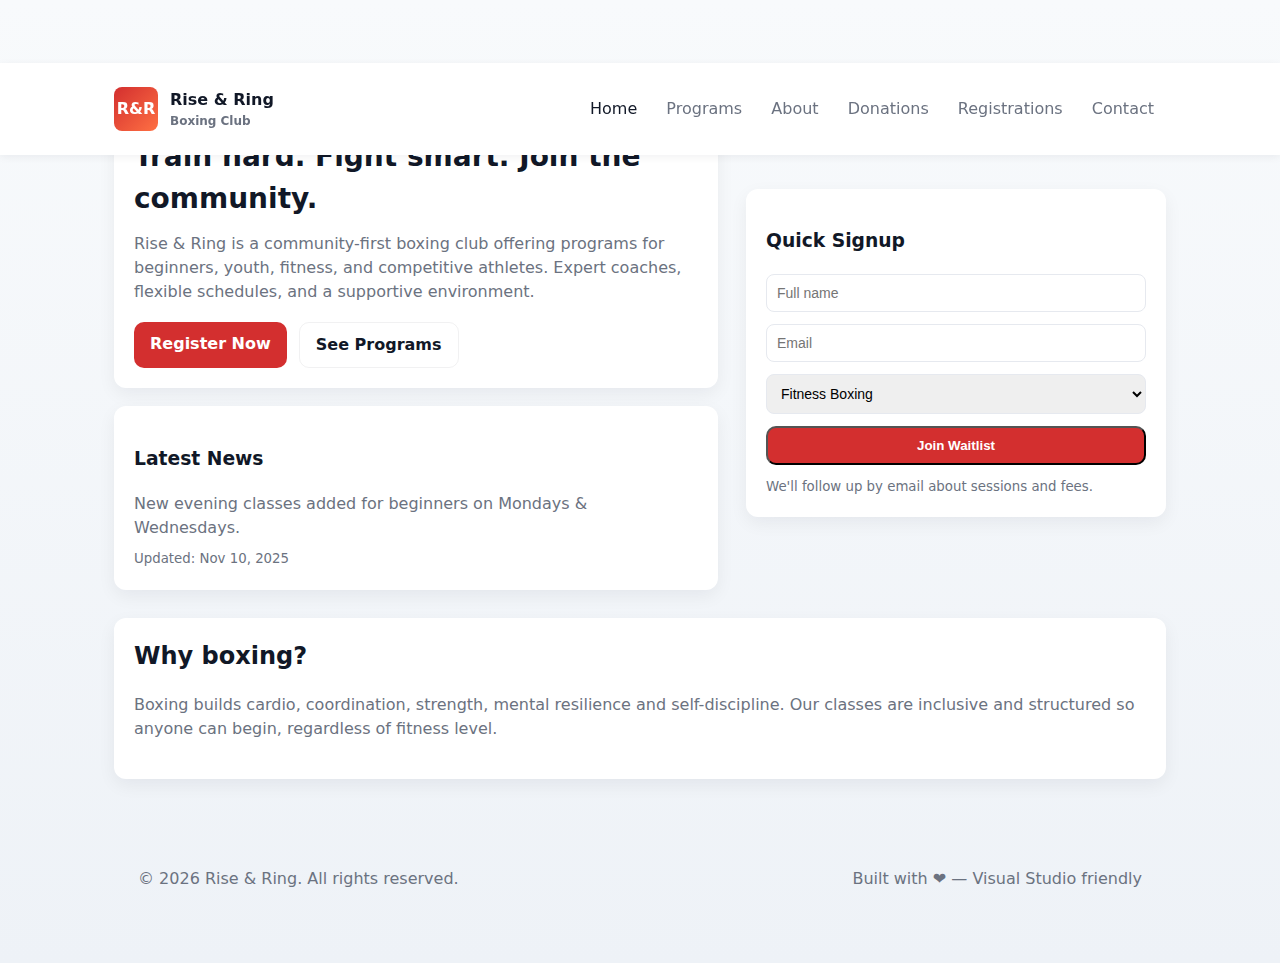
<file: index.html>
<!doctype html>

<html lang="en">
<head>
  <meta charset="utf-8" />
  <meta name="viewport" content="width=device-width,initial-scale=1" />
  <title>Rise & Ring Boxing Club</title>
  <meta name="description" content="Rise & Ring - community boxing programs, events, and registrations." />
  <!--
    Instructions:
    1) Save this file as index.html in your Visual Studio project (or any folder).
    2) Open with Visual Studio / Visual Studio Code. If using VS Code, right-click -> Open with Live Server, or open index.html in browser.
    3) To convert to multi-file site or server-side framework later (ASP.NET, Node), split sections into separate views.
  -->
  <style>
    /* Simple modern styling - feel free to customize */
    :root{--accent:#d32f2f;--dark:#111827;--muted:#6b7280;--glass:rgba(255,255,255,0.06)}
    *{box-sizing:border-box}
    body{font-family:Inter,ui-sans-serif,system-ui,Segoe UI,Roboto,'Helvetica Neue',Arial;line-height:1.5;margin:0;color:var(--dark);background:linear-gradient(180deg,#f8fafc 0%, #eef2f7 100%)}
    header{background:#fff;box-shadow:0 2px 8px rgba(15,23,42,0.06);position:sticky;top:0;z-index:50}
    .container{max-width:1100px;margin:0 auto;padding:24px}.nav{display:flex;gap:18px;align-items:center;justify-content:space-between}
.brand{display:flex;gap:12px;align-items:center;font-weight:700}
.brand .logo{width:44px;height:44px;border-radius:8px;background:linear-gradient(135deg,var(--accent),#ff7043);display:flex;align-items:center;justify-content:center;color:#fff;font-weight:800}
nav a{color:var(--muted);text-decoration:none;padding:8px 12px;border-radius:8px}
nav a.active, nav a:hover{background:var(--glass);color:var(--dark)}

main{padding:40px 0}
.hero{display:grid;grid-template-columns:1fr 420px;gap:28px;align-items:center}
.card{background:#fff;border-radius:12px;padding:20px;box-shadow:0 6px 18px rgba(16,24,40,0.06)}
h1{font-size:28px;margin:0 0 12px}
p.lead{color:var(--muted);margin:0 0 18px}

.cta-row{display:flex;gap:12px}
.btn{display:inline-block;padding:10px 16px;border-radius:10px;text-decoration:none;font-weight:600}
.btn-primary{background:var(--accent);color:#fff}
.btn-outline{border:1px solid rgba(15,23,42,0.06);background:transparent;color:var(--dark)}

/* Programs grid */
.programs{display:grid;grid-template-columns:repeat(auto-fit,minmax(230px,1fr));gap:16px}
.program{padding:18px;border-radius:10px}
.program h3{margin:0 0 8px}

/* Forms */
form{display:grid;gap:12px}
label{font-size:13px;color:var(--muted)}
input[type=text],input[type=email],input[type=tel],textarea,select{padding:10px;border-radius:8px;border:1px solid #e6e9ef;font-size:14px}
textarea{min-height:120px}
.two-col{display:grid;grid-template-columns:1fr 1fr;gap:12px}

footer{margin-top:40px;padding:24px 0;color:var(--muted)}

/* Responsive */
@media (max-width:880px){.hero{grid-template-columns:1fr}.brand span{display:none}.container{padding:16px}}

  </style>
</head>
<body>
  <header>
    <div class="container nav">
      <div class="brand">
        <div class="logo">R&amp;R</div>
        <div>
          <div style="font-weight:800">Rise &amp; Ring</div>
          <div style="font-size:12px;color:var(--muted)">Boxing Club</div>
        </div>
      </div>
      <nav id="site-nav">
        <a href="#home" data-route="home" class="active">Home</a>
        <a href="#programs" data-route="programs">Programs</a>
        <a href="#about" data-route="about">About</a>
        <a href="#donate" data-route="donate">Donations</a>
        <a href="#register" data-route="register">Registrations</a>
        <a href="#contact" data-route="contact">Contact</a>
      </nav>
    </div>
  </header>  <main class="container">
    <!-- HOME -->
    <section id="home" class="page" data-title="Home">
      <div class="hero">
        <div>
          <div class="card">
            <h1>Train hard. Fight smart. Join the community.</h1>
            <p class="lead">Rise &amp; Ring is a community-first boxing club offering programs for beginners, youth, fitness, and competitive athletes. Expert coaches, flexible schedules, and a supportive environment.</p>
            <div class="cta-row">
              <a class="btn btn-primary" href="#register" data-route="register">Register Now</a>
              <a class="btn btn-outline" href="#programs" data-route="programs">See Programs</a>
            </div>
          </div><div style="margin-top:18px" class="card">
        <h3>Latest News</h3>
        <p class="lead" style="margin-bottom:6px">New evening classes added for beginners on Mondays &amp; Wednesdays.</p>
        <small style="color:var(--muted)">Updated: Nov 10, 2025</small>
      </div>
    </div>

    <div>
      <div class="card">
        <h3>Quick Signup</h3>
        <form id="quick-signup">
          <input type="text" name="name" placeholder="Full name" required />
          <input type="email" name="email" placeholder="Email" required />
          <select name="program">
            <option value="fitness">Fitness Boxing</option>
            <option value="youth">Youth Program</option>
            <option value="competitive">Competitive Boxers</option>
          </select>
          <button class="btn btn-primary" type="submit">Join Waitlist</button>
          <small style="color:var(--muted)">We'll follow up by email about sessions and fees.</small>
        </form>
      </div>
    </div>
  </div>

  <div style="margin-top:28px" class="card">
    <h2 style="margin-top:0">Why boxing?</h2>
    <p class="lead">Boxing builds cardio, coordination, strength, mental resilience and self-discipline. Our classes are inclusive and structured so anyone can begin, regardless of fitness level.</p>
  </div>
</section>

<!-- PROGRAMS -->
<section id="programs" class="page" style="display:none" data-title="Programs">
  <div class="card">
    <h2>Programs</h2>
    <p class="lead">We offer multiple programs for different goals and ages.</p>
    <div class="programs">
      <div class="program card">
        <h3>Fitness Boxing</h3>
        <p>High-energy classes focused on conditioning, bag work, and mobility. Great for weight loss and stamina.</p>
        <p><strong>When:</strong> Mon/Wed/Fri - 6:00PM</p>
      </div>
      <div class="program card">
        <h3>Youth Development</h3>
        <p>Age 10-16 program that teaches fundamentals, discipline and confidence. Non-contact drills until approved.</p>
        <p><strong>When:</strong> Sat - 09:00AM</p>
      </div>
      <div class="program card">
        <h3>Competitive Training</h3>
        <p>For experienced boxers preparing for bouts. Focus on sparring, strategy, and strength &amp; conditioning.</p>
        <p><strong>When:</strong> Tue/Thu - 7:00PM</p>
      </div>
      <div class="program card">
        <h3>Private Coaching</h3>
        <p>One-on-one sessions with our head coach. Bookings by appointment.</p>
        <p><strong>Price:</strong> From $30 / session</p>
      </div>
    </div>
  </div>
</section>

<!-- ABOUT -->
<section id="about" class="page" style="display:none" data-title="About">
  <div class="card">
    <h2>About Rise &amp; Ring</h2>
    <p class="lead">Founded to bring structured, affordable boxing to the community. Our coaches are certified and experienced in coaching youth and competitive athletes.</p>
    <h3>Our Mission</h3>
    <p>To empower people of all backgrounds through disciplined physical training and mentorship.</p>

    <h3>Meet the Coaches</h3>
    <div style="display:flex;gap:12px;flex-wrap:wrap;margin-top:8px">
      <div style="flex:1 0 220px" class="card">
        <h4>Coach Thabo</h4>
        <p style="margin:6px 0">Head Coach — 12 years coaching, former national amateur competitor.</p>
      </div>
      <div style="flex:1 0 220px" class="card">
        <h4>Coach Lindi</h4>
        <p style="margin:6px 0">Youth &amp; Fitness Coach — specialist in conditioning and technique.</p>
      </div>
    </div>
  </div>
</section>

<!-- DONATIONS -->
<section id="donate" class="page" style="display:none" data-title="Donations">
  <div class="card">
    <h2>Support the Club</h2>
    <p class="lead">Donations help keep our youth programs running and ensure equipment and travel costs are covered for competitions.</p>

    <div style="display:grid;gap:12px;max-width:520px">
      <form id="donation-form">
        <label>Donation amount (USD)</label>
        <div class="two-col">
          <input type="text" name="amount" placeholder="25" />
          <select name="fund">
            <option value="general">General Fund</option>
            <option value="youth">Youth Programs</option>
            <option value="equipment">Equipment</option>
          </select>
        </div>

        <label>Choose a payment method</label>
        <select name="method">
          <option value="stripe">Credit/Debit (Stripe placeholder)</option>
          <option value="paypal">PayPal</option>
        </select>

        <button class="btn btn-primary" type="submit">Donate</button>
        <small style="color:var(--muted)">This form is a demo. Replace with your live Stripe/PayPal integration.</small>
      </form>

      <div class="card">
        <h4>Offline donations</h4>
        <p>Bank: Rise &amp; Ring CC<br/>Account: 123456789<br/>Branch: 000-111</p>
      </div>
    </div>
  </div>
</section>

<!-- REGISTRATIONS -->
<section id="register" class="page" style="display:none" data-title="Register">
  <div class="card">
    <h2>Registration</h2>
    <p class="lead">Complete the form below to register. We'll email you confirmation and next steps.</p>

    <form id="registration-form">
      <div class="two-col">
        <div>
          <label>Full name</label>
          <input type="text" name="name" required />
        </div>
        <div>
          <label>Email</label>
          <input type="email" name="email" required />
        </div>
      </div>

      <div class="two-col">
        <div>
          <label>Phone</label>
          <input type="tel" name="phone" />
        </div>
        <div>
          <label>Program</label>
          <select name="program">
            <option value="fitness">Fitness Boxing</option>
            <option value="youth">Youth Development</option>
            <option value="competitive">Competitive Training</option>
            <option value="private">Private Coaching</option>
          </select>
        </div>
      </div>

      <label>Additional notes</label>
      <textarea name="notes" placeholder="Medical notes, experience, availability..."></textarea>

      <button type="submit" class="btn btn-primary">Submit Registration</button>
    </form>

    <div id="reg-success" style="display:none;margin-top:12px" class="card">
      <strong>Thanks!</strong> Your registration has been received. We'll email you within 48 hours.
    </div>
  </div>
</section>

<!-- CONTACT -->
<section id="contact" class="page" style="display:none" data-title="Contact">
  <div class="card">
    <h2>Contact Us</h2>
    <p class="lead">Questions about programs, schedules, or donations? Reach out.</p>

    <form id="contact-form">
      <input type="text" name="name" placeholder="Full name" required />
      <input type="email" name="email" placeholder="Email" required />
      <input type="tel" name="phone" placeholder="Phone (optional)" />
      <textarea name="message" placeholder="How can we help?" required></textarea>
      <button class="btn btn-primary" type="submit">Send Message</button>
    </form>

    <div style="margin-top:12px;color:var(--muted)">
      <p><strong>Address:</strong> 12 Champion Rd, Johannesburg</p>
      <p><strong>Email:</strong> hello@riseandring.example</p>
      <p><strong>Phone:</strong> +27 11 555 0101</p>
    </div>
  </div>
</section>

<footer>
  <div class="container" style="display:flex;justify-content:space-between;align-items:center;flex-wrap:wrap">
    <div>© <span id="year"></span> Rise &amp; Ring. All rights reserved.</div>
    <div style="color:var(--muted)">Built with ❤ — Visual Studio friendly</div>
  </div>
</footer>

  </main>  <script>
    // Simple client-side router to toggle page sections
    const links = document.querySelectorAll('nav a');
    const pages = document.querySelectorAll('.page');
    function showRoute(route){
      pages.forEach(p => p.style.display = (p.id === route) ? '' : 'none');
      links.forEach(a => a.classList.toggle('active', a.dataset.route === route));
      document.title = document.querySelector('#' + route).dataset.title + ' - Rise & Ring';
      history.replaceState(null, '', '#' + route);
    }
    // initialize from hash
    const initial = location.hash ? location.hash.slice(1) : 'home';
    showRoute(initial);
    // nav clicks
    links.forEach(a => a.addEventListener('click', e => {
      e.preventDefault();
      showRoute(a.dataset.route);
    }));

    // Update year
    document.getElementById('year').textContent = new Date().getFullYear();

    // Form handlers (demo only) - replace with server/API calls
    document.getElementById('quick-signup').addEventListener('submit', e => {
      e.preventDefault();
      alert('Thanks! We added you to the waitlist.');
      e.target.reset();
    });

    document.getElementById('registration-form').addEventListener('submit', e => {
      e.preventDefault();
      // example: gather form data and show success message
      const data = new FormData(e.target);
      console.log('Registration:', Object.fromEntries(data.entries()));
      document.getElementById('reg-success').style.display = '';
      e.target.reset();
      // TODO: POST to your server endpoint (example: /api/register)
    });

    document.getElementById('contact-form').addEventListener('submit', e => {
      e.preventDefault();
      const data = new FormData(e.target);
      console.log('Contact:', Object.fromEntries(data.entries()));
      alert('Message sent — we will respond within 48 hours.');
      e.target.reset();
    });

    document.getElementById('donation-form').addEventListener('submit', e => {
      e.preventDefault();
      const d = new FormData(e.target);
      console.log('Donation:', Object.fromEntries(d.entries()));
      alert('Donation process would continue with your payment provider (demo).');
    });
  </script></body>
</html>
</file>
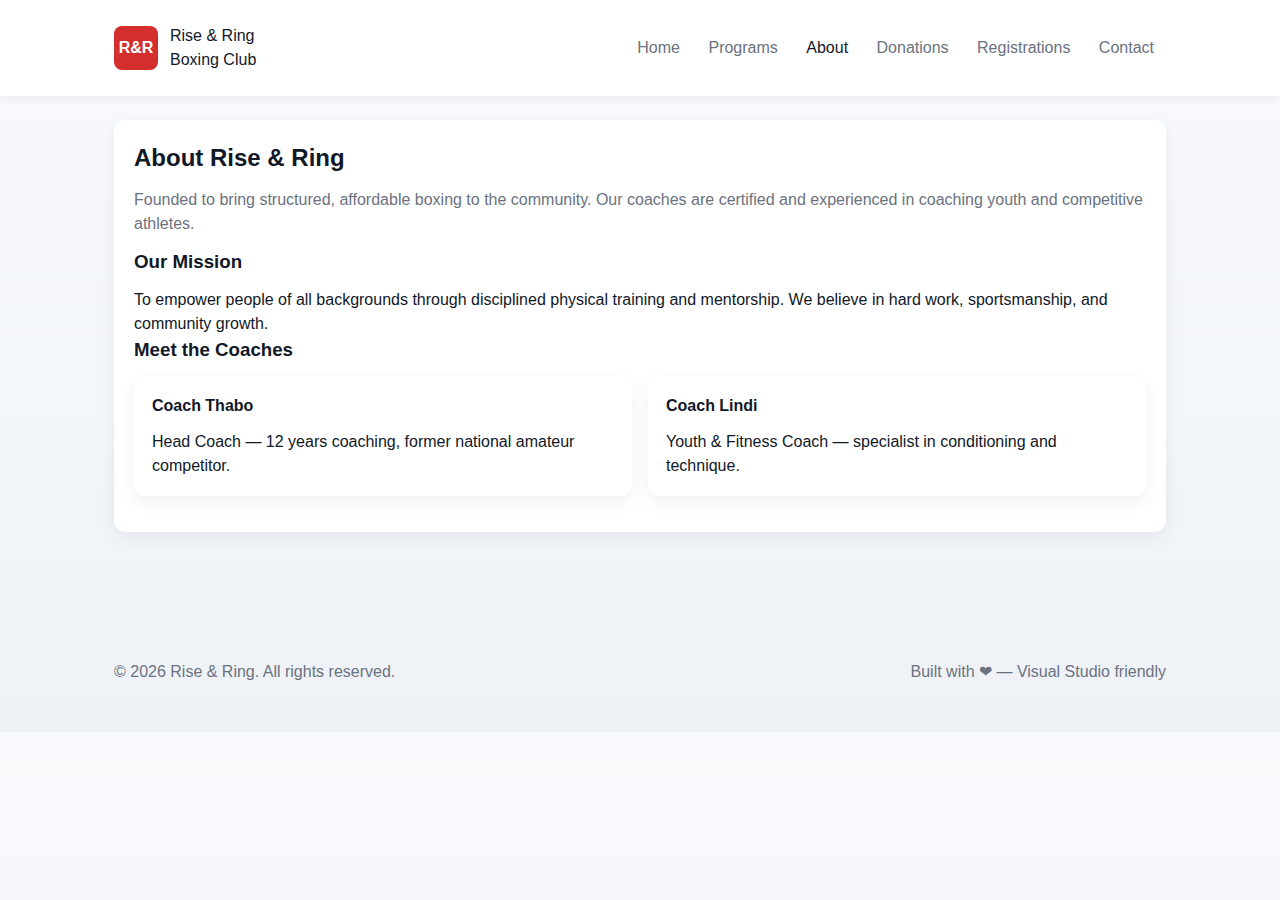
<file: about.html>
<!doctype html>

<html lang="en">
<head>
  <meta charset="utf-8" />
  <meta name="viewport" content="width=device-width, initial-scale=1.0" />
  <title>Rise & Ring Boxing Club | About</title>
  <link rel="stylesheet" href="style.css" />
</head>
<body>
  <header>
    <div class="container nav">
      <div class="brand">
        <div class="logo">R&amp;R</div>
        <div>
          <div class="brand-name">Rise &amp; Ring</div>
          <div class="brand-sub">Boxing Club</div>
        </div>
      </div>
      <nav>
        <a href="index.html">Home</a>
        <a href="programs.html">Programs</a>
        <a href="about.html" class="active">About</a>
        <a href="donations.html">Donations</a>
        <a href="registration.html">Registrations</a>
        <a href="contact.html">Contact</a>
      </nav>
    </div>
  </header>  <main class="container">
    <section class="card">
      <h2>About Rise &amp; Ring</h2>
      <p class="lead">Founded to bring structured, affordable boxing to the community. Our coaches are certified and experienced in coaching youth and competitive athletes.</p>
      <h3>Our Mission</h3>
      <p>To empower people of all backgrounds through disciplined physical training and mentorship. We believe in hard work, sportsmanship, and community growth.</p><h3>Meet the Coaches</h3>
  <div class="coach-grid">
    <div class="card coach">
      <h4>Coach Thabo</h4>
      <p>Head Coach — 12 years coaching, former national amateur competitor.</p>
    </div>
    <div class="card coach">
      <h4>Coach Lindi</h4>
      <p>Youth &amp; Fitness Coach — specialist in conditioning and technique.</p>
    </div>
  </div>
</section>

  </main>  <footer>
    <div class="container footer">
      <div>© <span id="year"></span> Rise &amp; Ring. All rights reserved.</div>
      <div>Built with ❤ — Visual Studio friendly</div>
    </div>
  </footer>  <script>
    document.getElementById('year').textContent = new Date().getFullYear();
  </script></body>
</html>
</file>
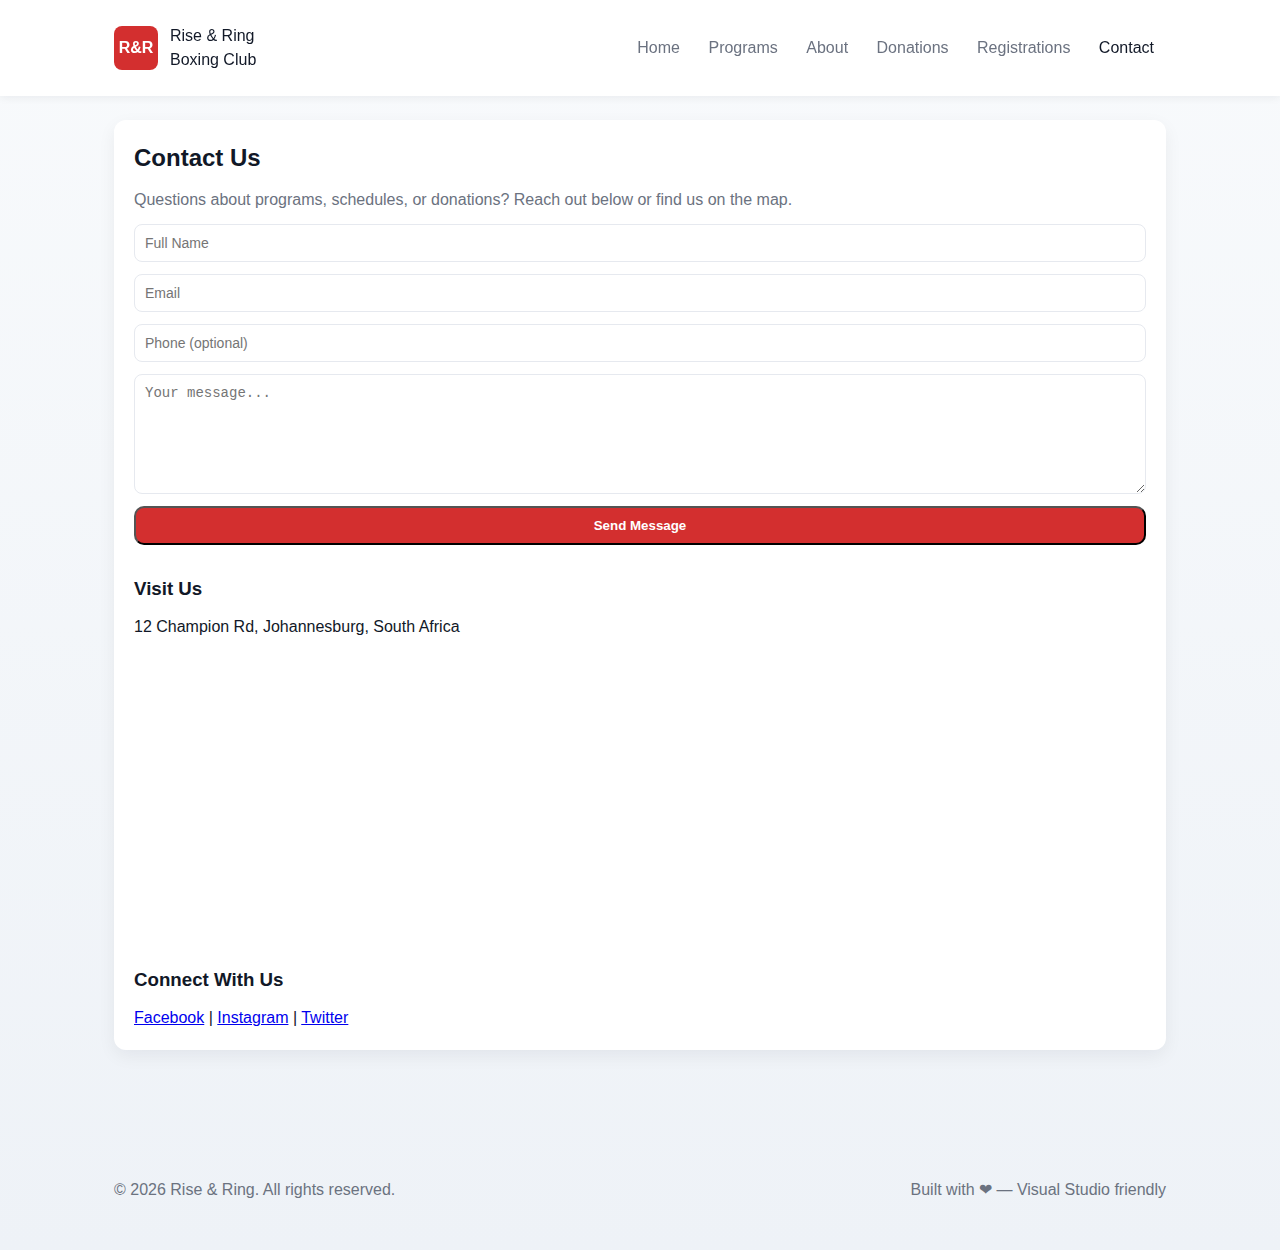
<file: contact.html>
<!doctype html>
<html lang="en">
<head>
  <meta charset="utf-8" />
  <meta name="viewport" content="width=device-width, initial-scale=1.0" />
  <title>Rise & Ring Boxing Club | Contact</title>
  <link rel="stylesheet" href="style.css" />
</head>
<body>
  <header>
    <div class="container nav">
      <div class="brand">
        <div class="logo">R&amp;R</div>
        <div>
          <div class="brand-name">Rise &amp; Ring</div>
          <div class="brand-sub">Boxing Club</div>
        </div>
      </div>
      <nav>
        <a href="index.html">Home</a>
        <a href="programs.html">Programs</a>
        <a href="about.html">About</a>
        <a href="donations.html">Donations</a>
        <a href="registration.html">Registrations</a>
        <a href="contact.html" class="active">Contact</a>
      </nav>
    </div>
  </header>

  <main class="container">
    <section class="card">
      <h2>Contact Us</h2>
      <p class="lead">Questions about programs, schedules, or donations? Reach out below or find us on the map.</p>

      <form id="contact-form" class="contact-form">
        <input type="text" name="name" placeholder="Full Name" required />
        <input type="email" name="email" placeholder="Email" required />
        <input type="tel" name="phone" placeholder="Phone (optional)" />
        <textarea name="message" placeholder="Your message..." required></textarea>
        <button class="btn btn-primary" type="submit">Send Message</button>
      </form>

      <div id="success-message" class="card" style="display:none; margin-top:20px;">
        <strong>Thank you!</strong> Your message has been sent. We’ll get back to you soon.
      </div>

      <div style="margin-top:30px;">
        <h3>Visit Us</h3>
        <p>12 Champion Rd, Johannesburg, South Africa</p>
        <iframe 
          src="https://www.google.com/maps/embed?pb=!1m18!1m12!1m3!1d3304.123456789!2d28.123456!3d-26.123456!2m3!1f0!2f0!3f0!3m2!1i1024!2i768!4f13.1!3m3!1m2!1s0x1e950a123456789%3A0xabcdef123456789!2sRise%20%26%20Ring%20Boxing%20Club!5e0!3m2!1sen!2sza!4v1699999999999" 
          width="100%" 
          height="300" 
          style="border:0;" 
          allowfullscreen="" 
          loading="lazy" 
          referrerpolicy="no-referrer-when-downgrade">
        </iframe>
      </div>

      <div style="margin-top:20px;">
        <h3>Connect With Us</h3>
        <a href="https://facebook.com" target="_blank">Facebook</a> | 
        <a href="https://instagram.com" target="_blank">Instagram</a> | 
        <a href="https://twitter.com" target="_blank">Twitter</a>
      </div>
    </section>
  </main>

  <footer>
    <div class="container footer">
      <div>© <span id="year"></span> Rise &amp; Ring. All rights reserved.</div>
      <div>Built with ❤ — Visual Studio friendly</div>
    </div>
  </footer>

  <script>
    document.getElementById('year').textContent = new Date().getFullYear();

    document.getElementById('contact-form').addEventListener('submit', e => {
      e.preventDefault();
      document.getElementById('success-message').style.display = 'block';
      e.target.reset();
    });
  </script>
</body>
</html>
</file>
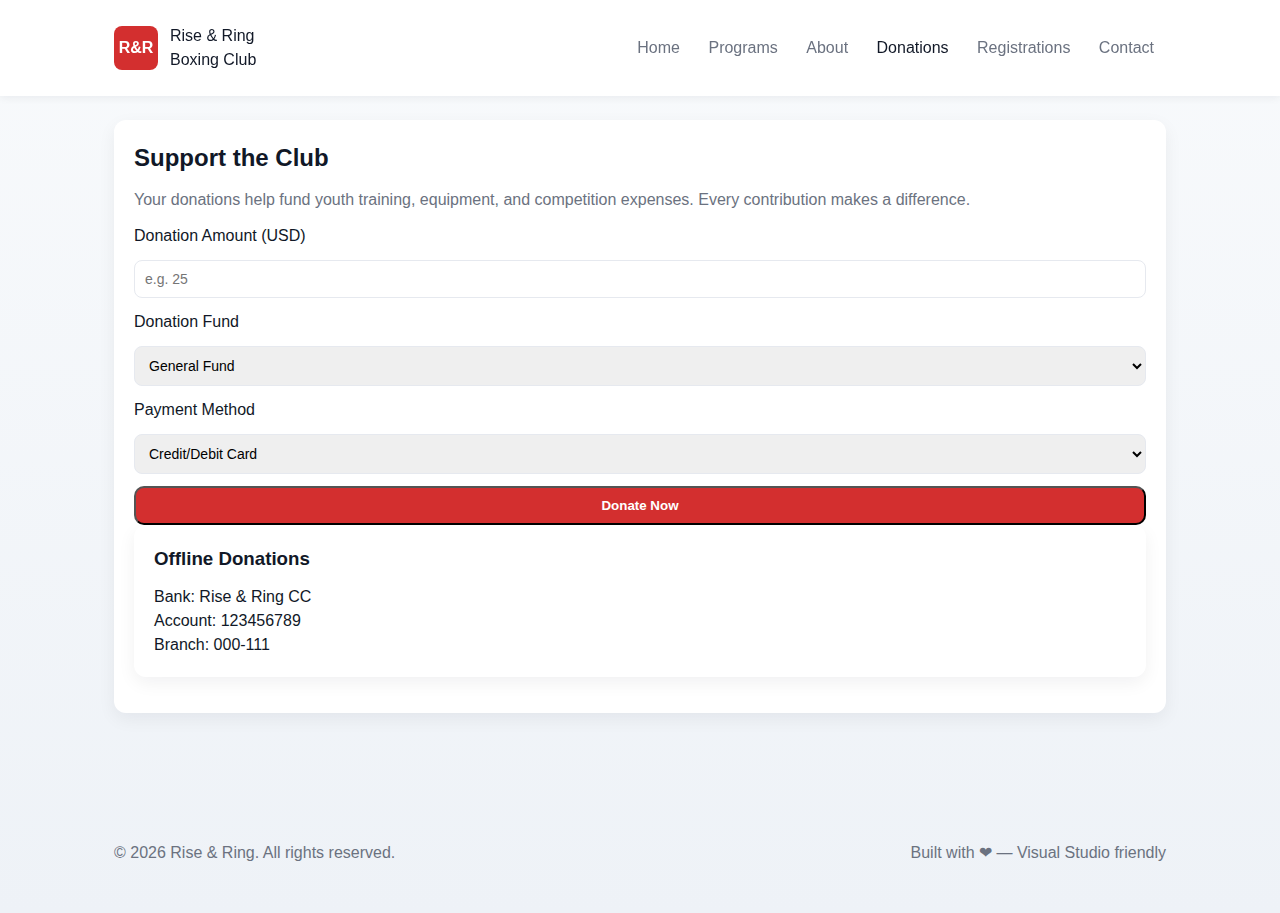
<file: donations.html>
<!doctype html>

<html lang="en">
<head>
  <meta charset="utf-8" />
  <meta name="viewport" content="width=device-width, initial-scale=1.0" />
  <title>Rise & Ring Boxing Club | Donations</title>
  <link rel="stylesheet" href="style.css" />
</head>
<body>
  <header>
    <div class="container nav">
      <div class="brand">
        <div class="logo">R&amp;R</div>
        <div>
          <div class="brand-name">Rise &amp; Ring</div>
          <div class="brand-sub">Boxing Club</div>
        </div>
      </div>
      <nav>
        <a href="index.html">Home</a>
        <a href="programs.html">Programs</a>
        <a href="about.html">About</a>
        <a href="donations.html" class="active">Donations</a>
        <a href="registration.html">Registrations</a>
        <a href="contact.html">Contact</a>
      </nav>
    </div>
  </header>  <main class="container">
    <section class="card">
      <h2>Support the Club</h2>
      <p class="lead">Your donations help fund youth training, equipment, and competition expenses. Every contribution makes a difference.</p><form id="donation-form" class="donation-form">
    <label>Donation Amount (USD)</label>
    <input type="text" name="amount" placeholder="e.g. 25" required />

    <label>Donation Fund</label>
    <select name="fund">
      <option value="general">General Fund</option>
      <option value="youth">Youth Programs</option>
      <option value="equipment">Equipment</option>
    </select>

    <label>Payment Method</label>
    <select name="method">
      <option value="credit">Credit/Debit Card</option>
      <option value="paypal">PayPal</option>
    </select>

    <button class="btn btn-primary" type="submit">Donate Now</button>
  </form>

  <div class="card offline-donation">
    <h3>Offline Donations</h3>
    <p>Bank: Rise &amp; Ring CC<br>Account: 123456789<br>Branch: 000-111</p>
  </div>
</section>

  </main>  <footer>
    <div class="container footer">
      <div>© <span id="year"></span> Rise &amp; Ring. All rights reserved.</div>
      <div>Built with ❤ — Visual Studio friendly</div>
    </div>
  </footer>  <script>
    document.getElementById('year').textContent = new Date().getFullYear();
    document.getElementById('donation-form').addEventListener('submit', e => {
      e.preventDefault();
      alert('Thank you for supporting Rise & Ring Boxing Club!');
      e.target.reset();
    });
  </script></body>
</html>
</file>
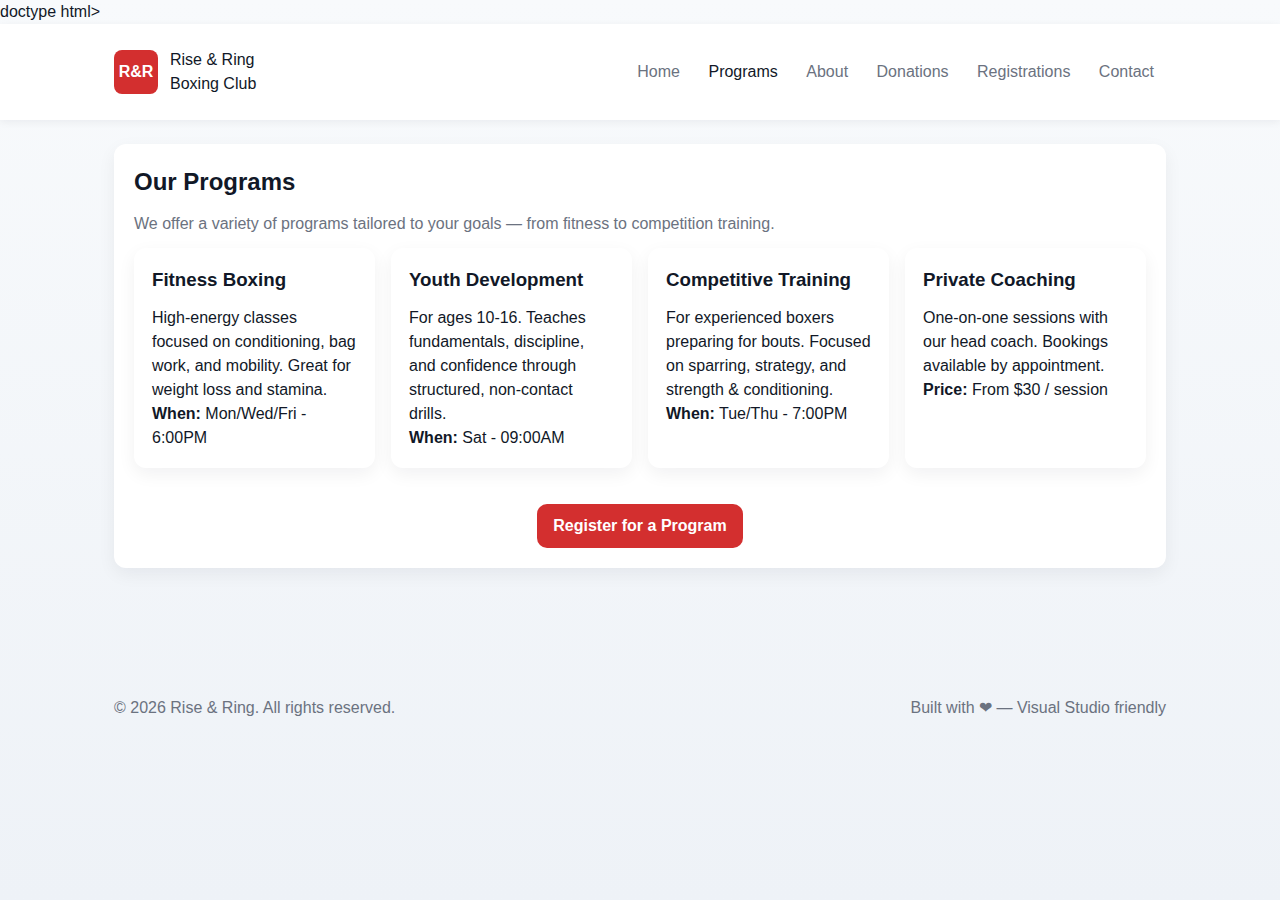
<file: programs.html>
doctype html>

<html lang="en">
<head>
  <meta charset="utf-8" />
  <meta name="viewport" content="width=device-width, initial-scale=1.0" />
  <title>Rise & Ring Boxing Club | Programs</title>
  <link rel="stylesheet" href="style.css" />
</head>
<body>
  <header>
    <div class="container nav">
      <div class="brand">
        <div class="logo">R&amp;R</div>
        <div>
          <div class="brand-name">Rise &amp; Ring</div>
          <div class="brand-sub">Boxing Club</div>
        </div>
      </div>
      <nav>
        <a href="index.html">Home</a>
        <a href="programs.html" class="active">Programs</a>
        <a href="about.html">About</a>
        <a href="donations.html">Donations</a>
        <a href="registration.html">Registrations</a>
        <a href="contact.html">Contact</a>
      </nav>
    </div>
  </header>  <main class="container">
    <section class="card">
      <h2>Our Programs</h2>
      <p class="lead">We offer a variety of programs tailored to your goals — from fitness to competition training.</p><div class="programs-grid">
    <div class="card program">
      <h3>Fitness Boxing</h3>
      <p>High-energy classes focused on conditioning, bag work, and mobility. Great for weight loss and stamina.</p>
      <p><strong>When:</strong> Mon/Wed/Fri - 6:00PM</p>
    </div>

    <div class="card program">
      <h3>Youth Development</h3>
      <p>For ages 10-16. Teaches fundamentals, discipline, and confidence through structured, non-contact drills.</p>
      <p><strong>When:</strong> Sat - 09:00AM</p>
    </div>

    <div class="card program">
      <h3>Competitive Training</h3>
      <p>For experienced boxers preparing for bouts. Focused on sparring, strategy, and strength & conditioning.</p>
      <p><strong>When:</strong> Tue/Thu - 7:00PM</p>
    </div>

    <div class="card program">
      <h3>Private Coaching</h3>
      <p>One-on-one sessions with our head coach. Bookings available by appointment.</p>
      <p><strong>Price:</strong> From $30 / session</p>
    </div>
  </div>

  <div style="text-align:center; margin-top:20px;">
    <a href="registration.html" class="btn btn-primary">Register for a Program</a>
  </div>
</section>

  </main>  <footer>
    <div class="container footer">
      <div>© <span id="year"></span> Rise &amp; Ring. All rights reserved.</div>
      <div>Built with ❤ — Visual Studio friendly</div>
    </div>
  </footer>  <script>
    document.getElementById('year').textContent = new Date().getFullYear();
  </script></body>
</html>
</file>
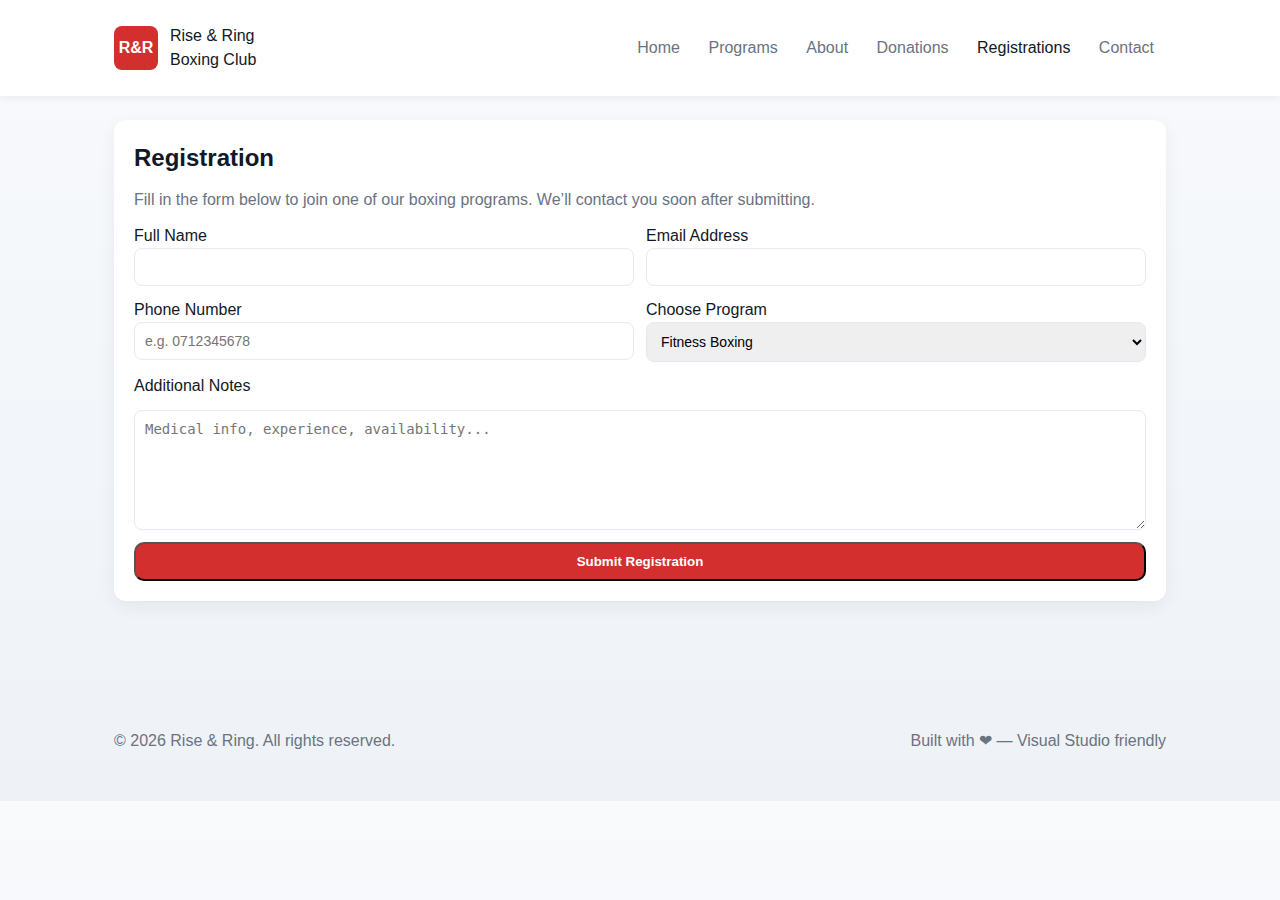
<file: registration.html>
<!doctype html>

<html lang="en">
<head>
  <meta charset="utf-8" />
  <meta name="viewport" content="width=device-width, initial-scale=1.0" />
  <title>Rise & Ring Boxing Club | Registration</title>
  <link rel="stylesheet" href="style.css" />
</head>
<body>
  <header>
    <div class="container nav">
      <div class="brand">
        <div class="logo">R&amp;R</div>
        <div>
          <div class="brand-name">Rise &amp; Ring</div>
          <div class="brand-sub">Boxing Club</div>
        </div>
      </div>
      <nav>
        <a href="index.html">Home</a>
        <a href="programs.html">Programs</a>
        <a href="about.html">About</a>
        <a href="donations.html">Donations</a>
        <a href="registration.html" class="active">Registrations</a>
        <a href="contact.html">Contact</a>
      </nav>
    </div>
  </header>  <main class="container">
    <section class="card">
      <h2>Registration</h2>
      <p class="lead">Fill in the form below to join one of our boxing programs. We’ll contact you soon after submitting.</p><form id="registration-form" class="registration-form">
    <div class="two-col">
      <div>
        <label>Full Name</label>
        <input type="text" name="name" required />
      </div>
      <div>
        <label>Email Address</label>
        <input type="email" name="email" required />
      </div>
    </div>

    <div class="two-col">
      <div>
        <label>Phone Number</label>
        <input type="tel" name="phone" placeholder="e.g. 0712345678" />
      </div>
      <div>
        <label>Choose Program</label>
        <select name="program">
          <option value="fitness">Fitness Boxing</option>
          <option value="youth">Youth Development</option>
          <option value="competitive">Competitive Training</option>
          <option value="private">Private Coaching</option>
        </select>
      </div>
    </div>

    <label>Additional Notes</label>
    <textarea name="notes" placeholder="Medical info, experience, availability..."></textarea>

    <button type="submit" class="btn btn-primary">Submit Registration</button>
  </form>

  <div id="success-message" class="card" style="display:none; margin-top:20px;">
    <strong>Thank you!</strong> Your registration has been submitted. We’ll be in touch shortly.
  </div>
</section>

  </main>  <footer>
    <div class="container footer">
      <div>© <span id="year"></span> Rise &amp; Ring. All rights reserved.</div>
      <div>Built with ❤ — Visual Studio friendly</div>
    </div>
  </footer>  <script>
    document.getElementById('year').textContent = new Date().getFullYear();

    document.getElementById('registration-form').addEventListener('submit', e => {
      e.preventDefault();
      document.getElementById('success-message').style.display = 'block';
      e.target.reset();
    });
  </script></body>
</html>
</file>
<file: style.css>
/* style.css - Rise & Ring Boxing Club */

:root {
  --accent: #d32f2f;
  --dark: #111827;
  --muted: #6b7280;
  --glass: rgba(255, 255, 255, 0.06);
}

* {
  box-sizing: border-box;
  margin: 0;
  padding: 0;
}

body {
  font-family: Inter, sans-serif;
  line-height: 1.5;
  background: linear-gradient(180deg, #f8fafc 0%, #eef2f7 100%);
  color: var(--dark);
}

.container {
  max-width: 1100px;
  margin: 0 auto;
  padding: 24px;
}

/* Header & Navigation */
header {
  background: #fff;
  box-shadow: 0 2px 8px rgba(15, 23, 42, 0.06);
  position: sticky;
  top: 0;
  z-index: 50;
}

.nav {
  display: flex;
  align-items: center;
  justify-content: space-between;
}

.brand {
  display: flex;
  align-items: center;
  gap: 12px;
}

.brand .logo {
  width: 44px;
  height: 44px;
  background: var(--accent);
  color: #fff;
  font-weight: 800;
  display: flex;
  align-items: center;
  justify-content: center;
  border-radius: 8px;
}

nav a {
  text-decoration: none;
  color: var(--muted);
  padding: 8px 12px;
  border-radius: 8px;
}

nav a.active,
nav a:hover {
  background: var(--glass);
  color: var(--dark);
}

/* Hero Section */
.hero {
  display: grid;
  grid-template-columns: 1fr 1fr;
  gap: 28px;
  margin-bottom: 24px;
}

.card {
  background: #fff;
  border-radius: 12px;
  padding: 20px;
  box-shadow: 0 6px 18px rgba(16, 24, 40, 0.06);
  margin-bottom: 16px;
}

h1, h2, h3, h4 {
  margin-bottom: 12px;
}

p.lead {
  color: var(--muted);
  margin-bottom: 12px;
}

/* Buttons */
.btn {
  display: inline-block;
  padding: 10px 16px;
  border-radius: 10px;
  text-decoration: none;
  font-weight: 600;
}

.btn-primary {
  background: var(--accent);
  color: #fff;
}

.btn-outline {
  border: 1px solid rgba(15, 23, 42, 0.06);
  background: transparent;
  color: var(--dark);
}

/* Forms */
form {
  display: grid;
  gap: 12px;
  margin-top: 12px;
}

input[type=text],
input[type=email],
input[type=tel],
select,
textarea {
  padding: 10px;
  border-radius: 8px;
  border: 1px solid #e6e9ef;
  font-size: 14px;
  width: 100%;
}

textarea {
  min-height: 120px;
  resize: vertical;
}

.two-col {
  display: grid;
  grid-template-columns: 1fr 1fr;
  gap: 12px;
}

/* Grids */
.programs-grid,
.coach-grid {
  display: grid;
  grid-template-columns: repeat(auto-fit, minmax(220px, 1fr));
  gap: 16px;
}

.program,
.coach {
  padding: 18px;
}

/* Footer */
footer {
  margin-top: 40px;
  padding: 24px 0;
  color: var(--muted);
}

footer .footer {
  display: flex;
  justify-content: space-between;
  flex-wrap: wrap;
}

/* Responsive */
@media (max-width: 880px) {
  .hero {
    grid-template-columns: 1fr;
  }

  .two-col {
    grid-template-columns: 1fr;
  }   }
}
</file>
